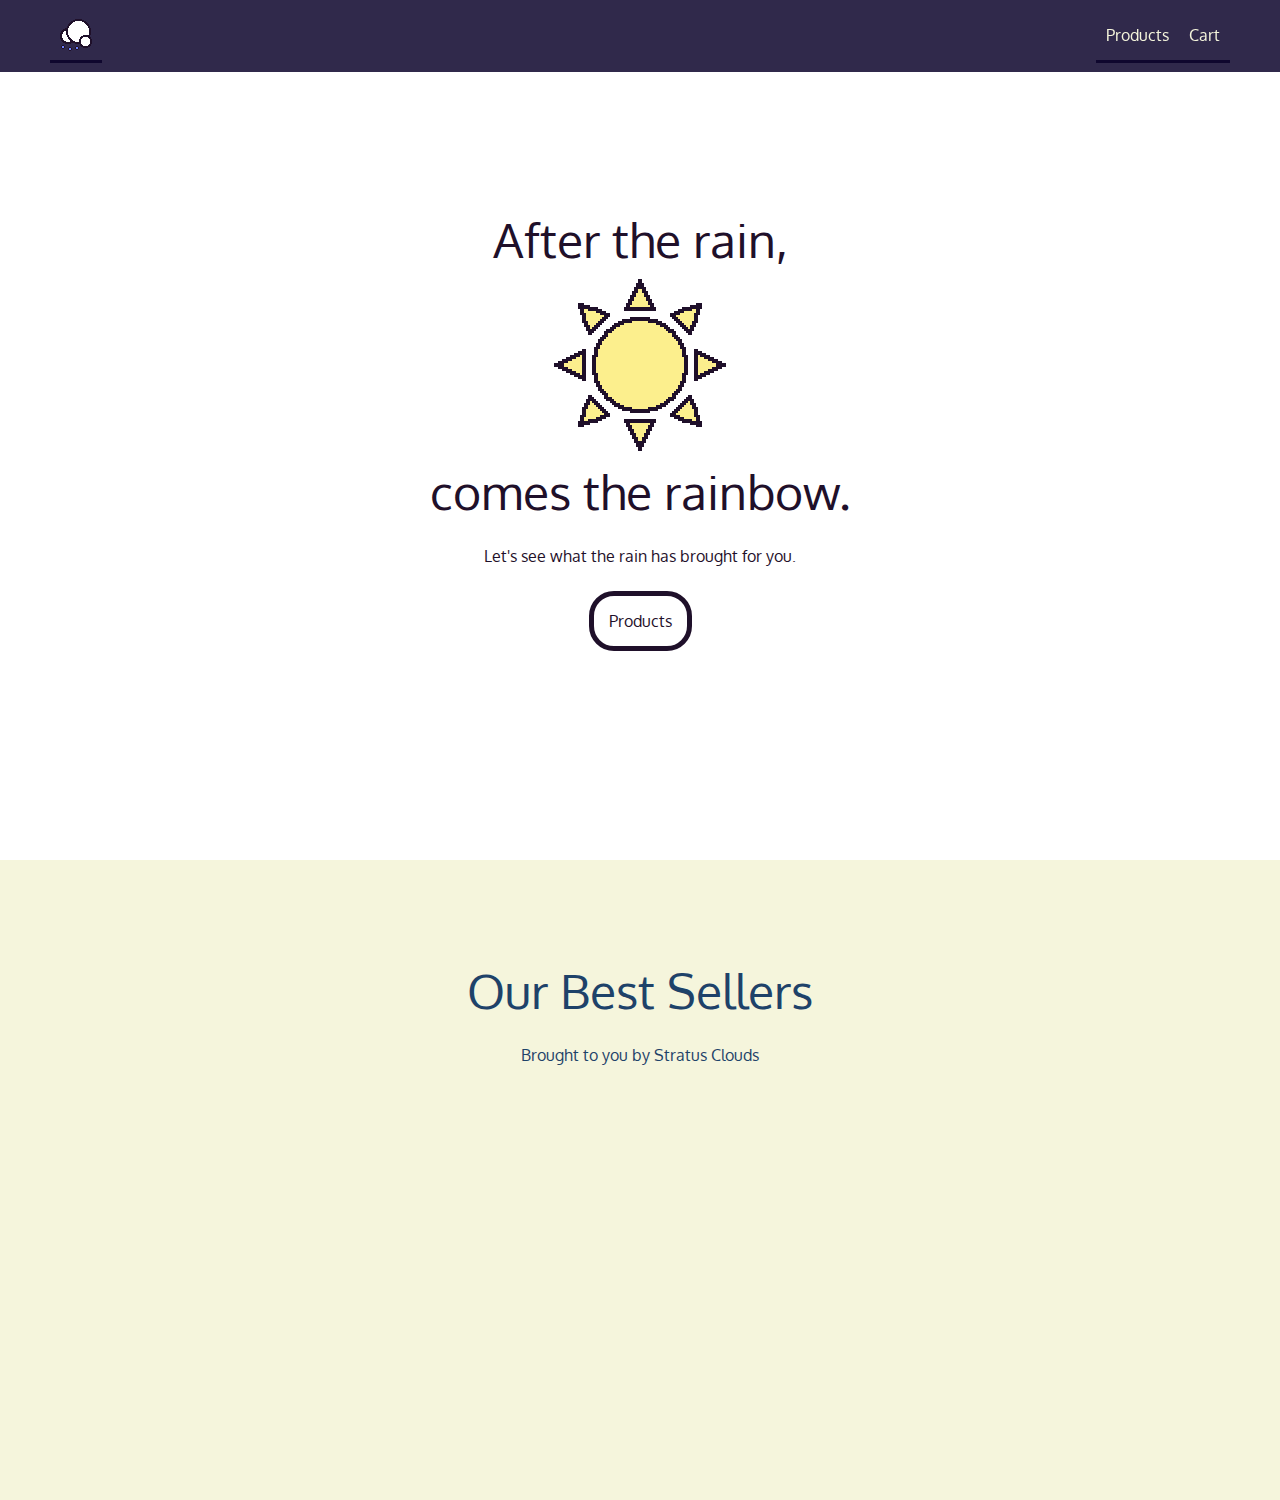
<file: index.html>
<!DOCTYPE html>
<html lang="en">
<head>
    <meta charset="UTF-8">
    <meta http-equiv="X-UA-Compatible" content="IE=edge">
    <meta name="viewport" content="width=device-width, initial-scale=1.0">
    <link rel="preconnect" href="https://fonts.googleapis.com">
    <link rel="preconnect" href="https://fonts.gstatic.com" crossorigin>
    <link href="https://fonts.googleapis.com/css2?family=Merriweather&family=Oxygen:wght@700&display=swap" rel="stylesheet">
    <link rel="stylesheet" href="header.css">
    <link rel="stylesheet" href="index.css">
    <title>RainDrop</title>
</head>
<body>
    <!-- Header Section -->
    <div id="headerDiv">
        <header>
            <a href="#" id="homeButton" class="navButtons">
                <img src="assets\raindrop_logo.png" class="logo">
            </a>
            <a id="productButton" class="navButtons" href="nav/products.html">Products</a>
            <a id="cartButton" class="navButtons" href="nav/cart.html">Cart</a>
        </header>
    </div>
    <!-- Header Section -->

    <div id="content">
        <div id="motto">
            <p>After the rain,</p>
            <img id="sun" src="assets/sun.png">
            <p>comes the rainbow.</p>
            <p class="note">Let's see what the rain has brought for you.</p>
            <a class="browseButton" href="nav/products.html">Products</a>
        </div>
        <div id="bestSeller">
            <p>Our Best Sellers</p>
            <p class="note">Brought to you by Stratus Clouds</p>
        </div>
        <div id="featuredProducts"></div>
    </div>

</body>
</html>
</file>
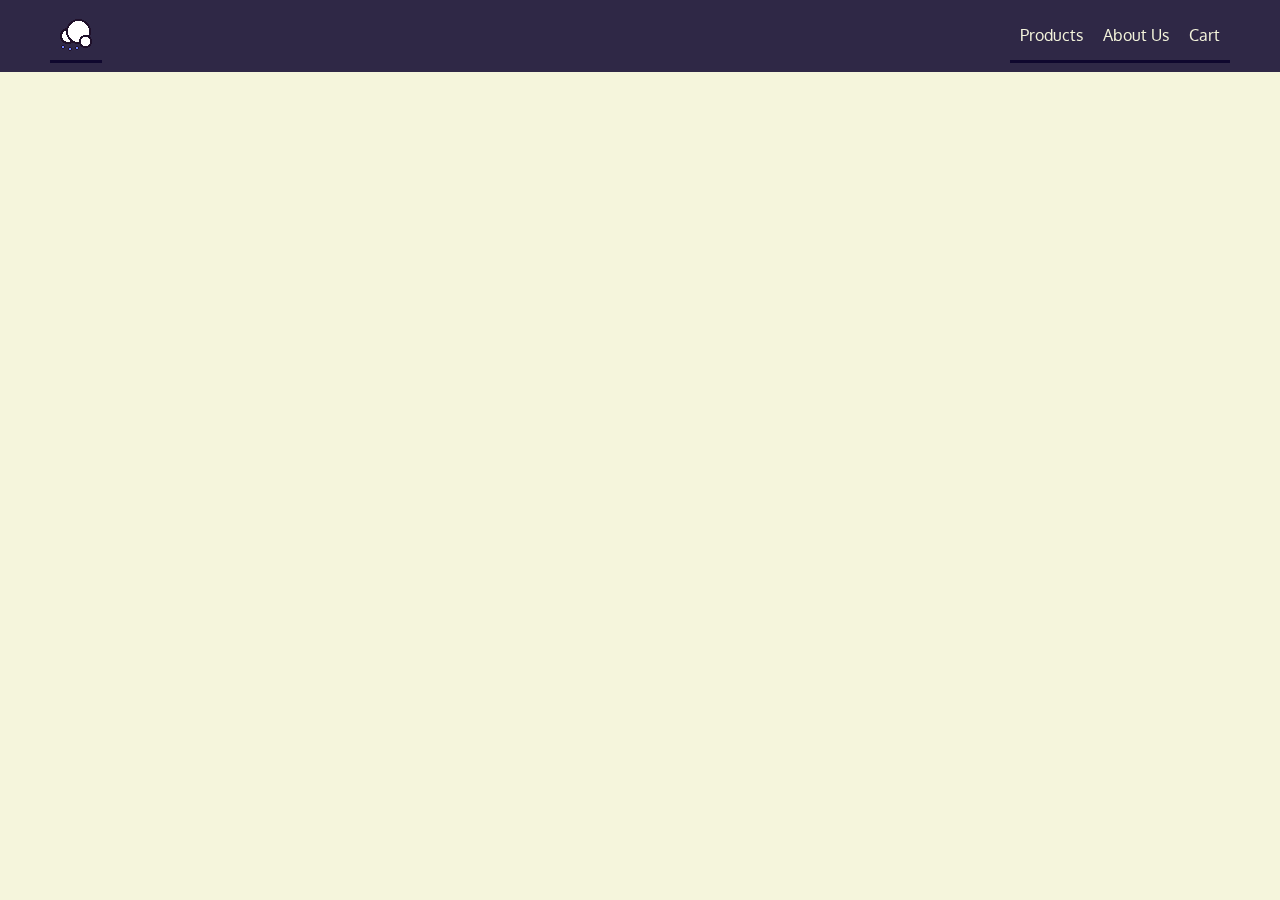
<file: nav/about.html>
<!DOCTYPE html>
<html lang="en">
<head>
    <meta charset="UTF-8">
    <meta http-equiv="X-UA-Compatible" content="IE=edge">
    <meta name="viewport" content="width=device-width, initial-scale=1.0">
    <link rel="preconnect" href="https://fonts.googleapis.com">
    <link rel="preconnect" href="https://fonts.gstatic.com" crossorigin>
    <link href="https://fonts.googleapis.com/css2?family=Merriweather&family=Oxygen:wght@700&display=swap" rel="stylesheet">
    <link rel="stylesheet" href="../header.css">
    <title>RainDrop</title>
</head>
<body>
    <!-- Header Section -->
    <div>
        <header>
            <a href="../index.html" id="homeButton" class="navButtons">
                <img src="../assets/raindrop_logo.png" class="logo">
            </a>
            <a id="productButton" class="navButtons" href="products.html">Products</a>
            <a id="aboutButton" class="navButtons" href="about.html">About Us</a>
            <a id="cartButton" class="navButtons" href="cart.html">Cart</a>
        </header>
    </div>
    <!-- Header Section -->

</body>
</html>
</file>
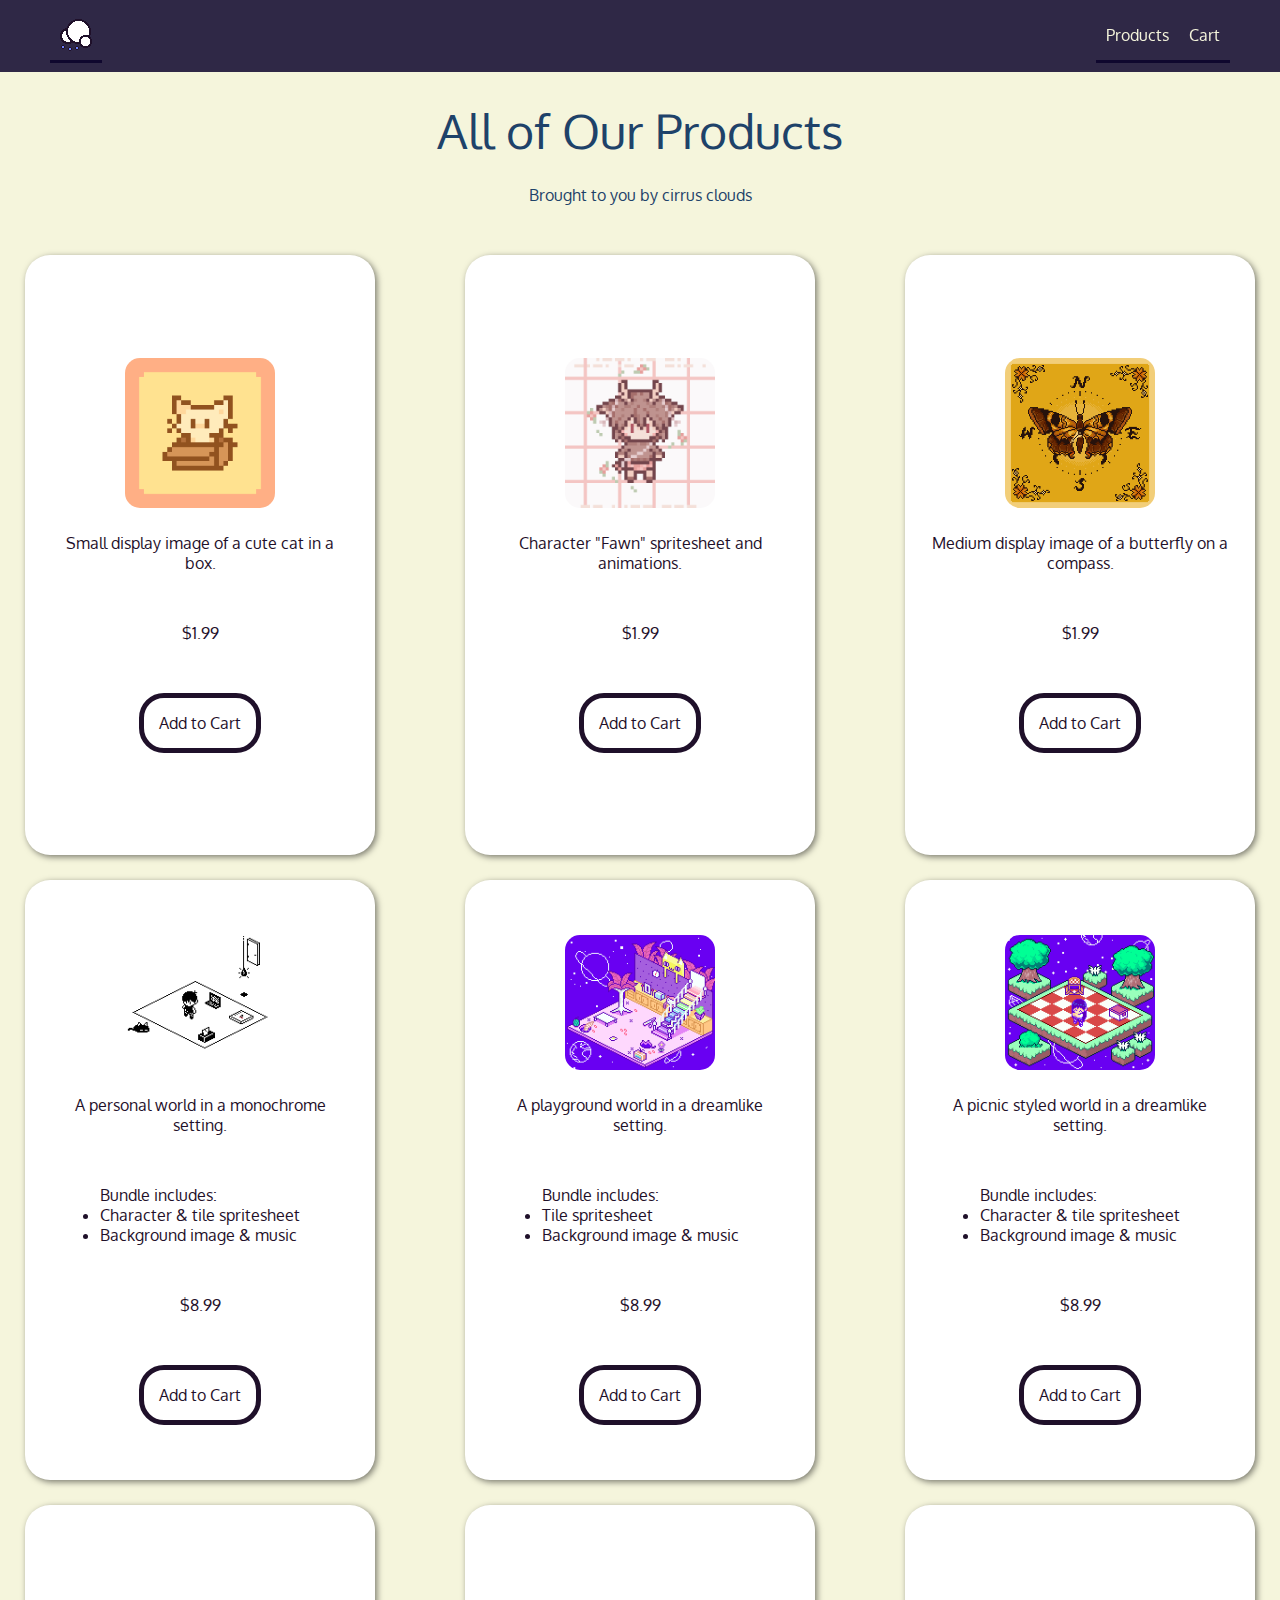
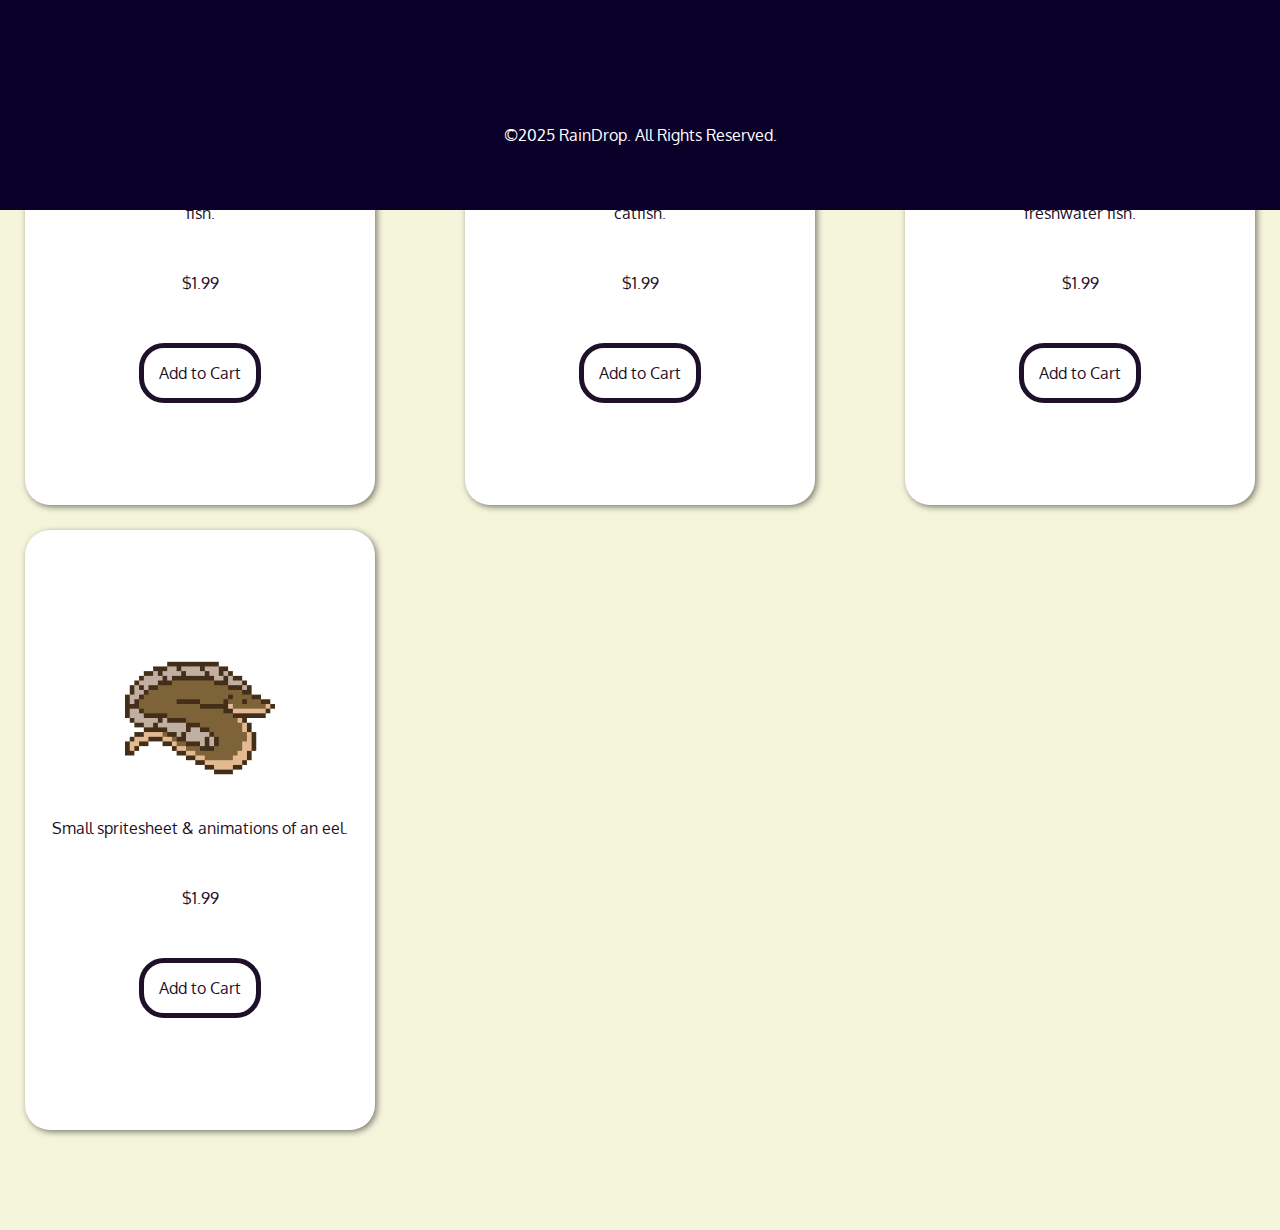
<file: nav/products.html>
<!DOCTYPE html>
<html lang="en">
<head>
    <meta charset="UTF-8">
    <meta http-equiv="X-UA-Compatible" content="IE=edge">
    <meta name="viewport" content="width=device-width, initial-scale=1.0">
    <link rel="preconnect" href="https://fonts.googleapis.com">
    <link rel="preconnect" href="https://fonts.gstatic.com" crossorigin>
    <link href="https://fonts.googleapis.com/css2?family=Merriweather&family=Oxygen:wght@700&display=swap" rel="stylesheet">
    <link rel="stylesheet" href="../header.css">
    <link rel="stylesheet" href="products.css">
    <link rel="stylesheet" href="../footer.css">

    <title>RainDrop</title>
</head>
<body>
    <!-- Header Section -->
    <div>
        <header>
            <a href="../index.html" id="homeButton" class="navButtons">
                <img src="../assets/raindrop_logo.png" class="logo">
            </a>
            <a id="productButton" class="navButtons" href="products.html">Products</a>
            <a id="cartButton" class="navButtons" href="cart.html">Cart</a>
        </header>
    </div>
    <!-- Header Section -->
     <div id="content">
        <div id="products">
            <div class="center-column">
                <p>All of Our Products</p>
                <p class="small-text">Brought to you by cirrus clouds</p>
            </div>
            <div class="center-row flex-wrap">
                <div class="productsItem 1 center-column">
                    <img class="itemImg" src="..\assets\Cat Serenade.png">
                    <p class="small-text">Small display image of a cute cat in a box.</p>
                    <p class="small-text">$1.99</p>
                    <a class="small-text addToCartButton">Add to Cart</a>
                </div>
                <div class="productsItem 2 center-column">
                    <img class="itemImg" src="..\assets\Fawn.png">
                    <p class="small-text">Character "Fawn" spritesheet and animations.</p>
                    <p class="small-text">$1.99</p>
                    <a class="small-text addToCartButton">Add to Cart</a>
                </div>
                <div class="productsItem 3 center-column">
                    <img class="itemImg" src="..\assets\The Lepidopterist.png">
                    <p class="small-text">Medium display image of a butterfly on a compass.</p>
                    <p class="small-text">$1.99</p>
                    <a class="small-text addToCartButton">Add to Cart</a>
                </div>
                <div class="productsItem 4 center-column">
                    <img class="itemImg" src="..\assets/OMORI White Space.png">
                    <p class="small-text">A personal world in a monochrome setting.<p>
                    <ul class="small-text" style="text-align: left;">Bundle includes:
                        <li>Character & tile spritesheet</li>
                        <li>Background image & music</li>
                    </ul>
                    <p class="small-text">$8.99</p>
                    <a class="small-text addToCartButton">Add to Cart</a>
                </div>
                <div class="productsItem 5 center-column">
                    <img class="itemImg" src="..\assets/OMORI Neighbor's Room.png">
                    <p class="small-text">A playground world in a dreamlike setting.<p>
                    <ul class="small-text" style="text-align: left;">Bundle includes:
                        <li>Tile spritesheet</li>
                        <li>Background image & music</li>
                    </ul>
                    <p class="small-text">$8.99</p>
                    <a class="small-text addToCartButton">Add to Cart</a>
                </div>
                <div class="productsItem 6 center-column">
                    <img class="itemImg" src="..\assets/OMORI Mari's Picnic.png">
                    <p class="small-text">A picnic styled world in a dreamlike setting.<p>
                    <ul class="small-text" style="text-align: left;">Bundle includes:
                        <li>Character & tile spritesheet</li>
                        <li>Background image & music</li>
                    </ul>
                    <p class="small-text">$8.99</p>
                    <a class="small-text addToCartButton">Add to Cart</a>
                </div>
                <div class="productsItem 7 center-column">
                    <img class="itemImg" src="..\assets/Fish-1.png">
                    <p class="small-text">Small spritesheet & animations of a bass fish.</p>
                    <p class="small-text">$1.99</p>
                    <a class="small-text addToCartButton">Add to Cart</a>
                </div>
                <div class="productsItem 8 center-column">
                    <img class="itemImg" src="..\assets/Fish-2.png">
                    <p class="small-text">Small spritesheet & animations of a catfish.</p>
                    <p class="small-text">$1.99</p>
                    <a class="small-text addToCartButton">Add to Cart</a>
                </div>
                <div class="productsItem 9 center-column">
                    <img class="itemImg" src="..\assets/Fish-3.png">
                    <p class="small-text">Small spritesheet & animations of a freshwater fish.</p>
                    <p class="small-text">$1.99</p>
                    <a class="small-text addToCartButton">Add to Cart</a>
                </div>
                <div class="productsItem 10 center-column">
                    <img class="itemImg" src="..\assets/Fish-4.png">
                    <p class="small-text">Small spritesheet & animations of an eel.</p>
                    <p class="small-text">$1.99</p>
                    <a class="small-text addToCartButton">Add to Cart</a>
                </div>
            </div>
        </div>
     </div>
     <footer>
        <p class="small-text">©2025 RainDrop. All Rights Reserved.</p>
    </footer>
</body>
</html>
</file>
<file: header.css>
* {
    margin: 0;
    padding: 0;
    text-decoration: none;
}

body {
    display: grid;
    grid-template-areas:
    "header"
    "content"
    "footer";
    background-color: beige;
    background-size: 100%;
    background-repeat: no-repeat;
}

#headerDiv {
    grid-area: header;
    z-index: 10;
}

header {
    background-color: rgba(9, 1, 41, 0.842);

    display: flex;
    position: fixed;

    align-items: center;
    justify-content: space-between;
    width: 100vw;
    height: 8vh;

    font: 500 1rem 'Oxygen', serif;
}

.logo {
    height: 2rem;
    width: 2rem;
}

#homeButton {
    margin-left: 50px;
    margin-right: auto;
}

.navButtons {
    display: flex;
    width: auto;
    height: 50px;

    padding-left: 10px;
    padding-right: 10px;

    align-items: center;
    justify-content: center;

    color: beige;
    border-bottom: solid 3px rgba(9, 1, 41, 0.842);
}

.navButtons:hover {
    border-bottom: solid 3px beige;
}

#cartButton {
    margin-right: 50px;
}

#content {
    grid-area: content;
    display: flex;
    flex-direction: column;
    grid-area: content;

    height: 1500px;

}
</file>
<file: index.css>
#motto {
    display: flex;
    flex-direction: column;

    align-items: center;
    justify-content: center;

    background-color: white;


    width: 100vw;
    height: 75vh;
    padding-top: 100px;
    padding-bottom: 100px;

    font: 3rem 'Oxygen', serif;
    color: #1f102a;
}

#bestSeller {
    display: flex;
    flex-direction: column;

    align-items: center;
    /* justify-content: center; */

    background-color: beige;


    width: 100vw;
    height: 50vh;
    padding-top: 100px;
    padding-bottom: 100px;

    font: 3rem 'Oxygen', serif;
    color: #1e4269;
}

.note {
    margin-top: 25px;
    font: 500 1rem 'Oxygen', serif;
}

.browseButton {
    padding: 15px;
    margin-top: 25px;

    border-radius: 25px;
    border: 5px solid #1f102a;
    
    /* background-color: #1f102a; */
    color: #1f102a;
    font-size: 1rem;
}

.browseButton:hover {
    background-color: #1f102a;
    color: beige;
    box-shadow: 2px 2px 6px rgba(0, 0, 0, .5);

}

#sun {
    animation: rotate both;
    animation-timeline: view();

}

@keyframes rotate {
    from {
        transform: rotate(0deg);
    }
    to {
        transform: rotate(360deg);
    }
}
</file>
<file: nav/products.css>
.center-column {
    display: flex;
    flex-direction: column;

    align-items: center;
    justify-content: center;
}

.center-row {
    display: flex;

    align-items: center;
    justify-content: space-between;
}

.flex-wrap {
    flex-wrap: wrap;
}

#products {
    display: flex;
    flex-direction: column;

    align-items: center;

    background-color: beige;

    width: 100vw;
    height: auto;
    padding-top: 100px;
    padding-bottom: 100px;

    font: 3rem 'Oxygen', serif;
    color: #1e4269;
}

.productsItem {
    width: 300px;
    height: 600px;
    
    margin-top: 25px;

    padding-left: 25px;
    padding-right: 25px;
    
    margin-left: 25px;
    margin-right: 25px;

    border-radius: 25px;
    background-color: white;
    color: #1f102a;
    box-shadow: 2px 2px 6px rgba(0, 0, 0, .5);

}

.itemImg {
    margin-top: 25px;
    width: 150px;
    border-radius: 15px;
}

.small-text {
    margin-top: 25px;
    margin-bottom: 25px;
    font: 500 1rem 'Oxygen', serif;
    text-align: center;
}

.addToCartButton {
    padding: 15px;

    border-radius: 25px;
    border: 5px solid #1f102a;
    
    color: #1f102a;
    font-size: 1rem;
}

.addToCartButton:hover {
    background-color: #1f102a;
    color: beige;
    box-shadow: 0px 5px 15px rgba(0, 0, 0, 0.35);
    cursor: pointer
}
</file>
<file: footer.css>
.center-column {
    display: flex;
    flex-direction: column;

    align-items: center;
    justify-content: center;
}

.small-text {
    margin-top: 25px;
    margin-bottom: 25px;
    font: 500 1rem 'Oxygen', serif;
    text-align: center;
}

footer {
    margin-top: 100px;
    display: flex;
    flex-direction: column;

    align-items: center;

    background-color: rgb(9, 1, 41);

    width: 100vw;
    height: 10px;
    padding-top: 100px;
    padding-bottom: 100px;

    font: 3rem 'Oxygen', serif;
    color: white;
}
</file>
